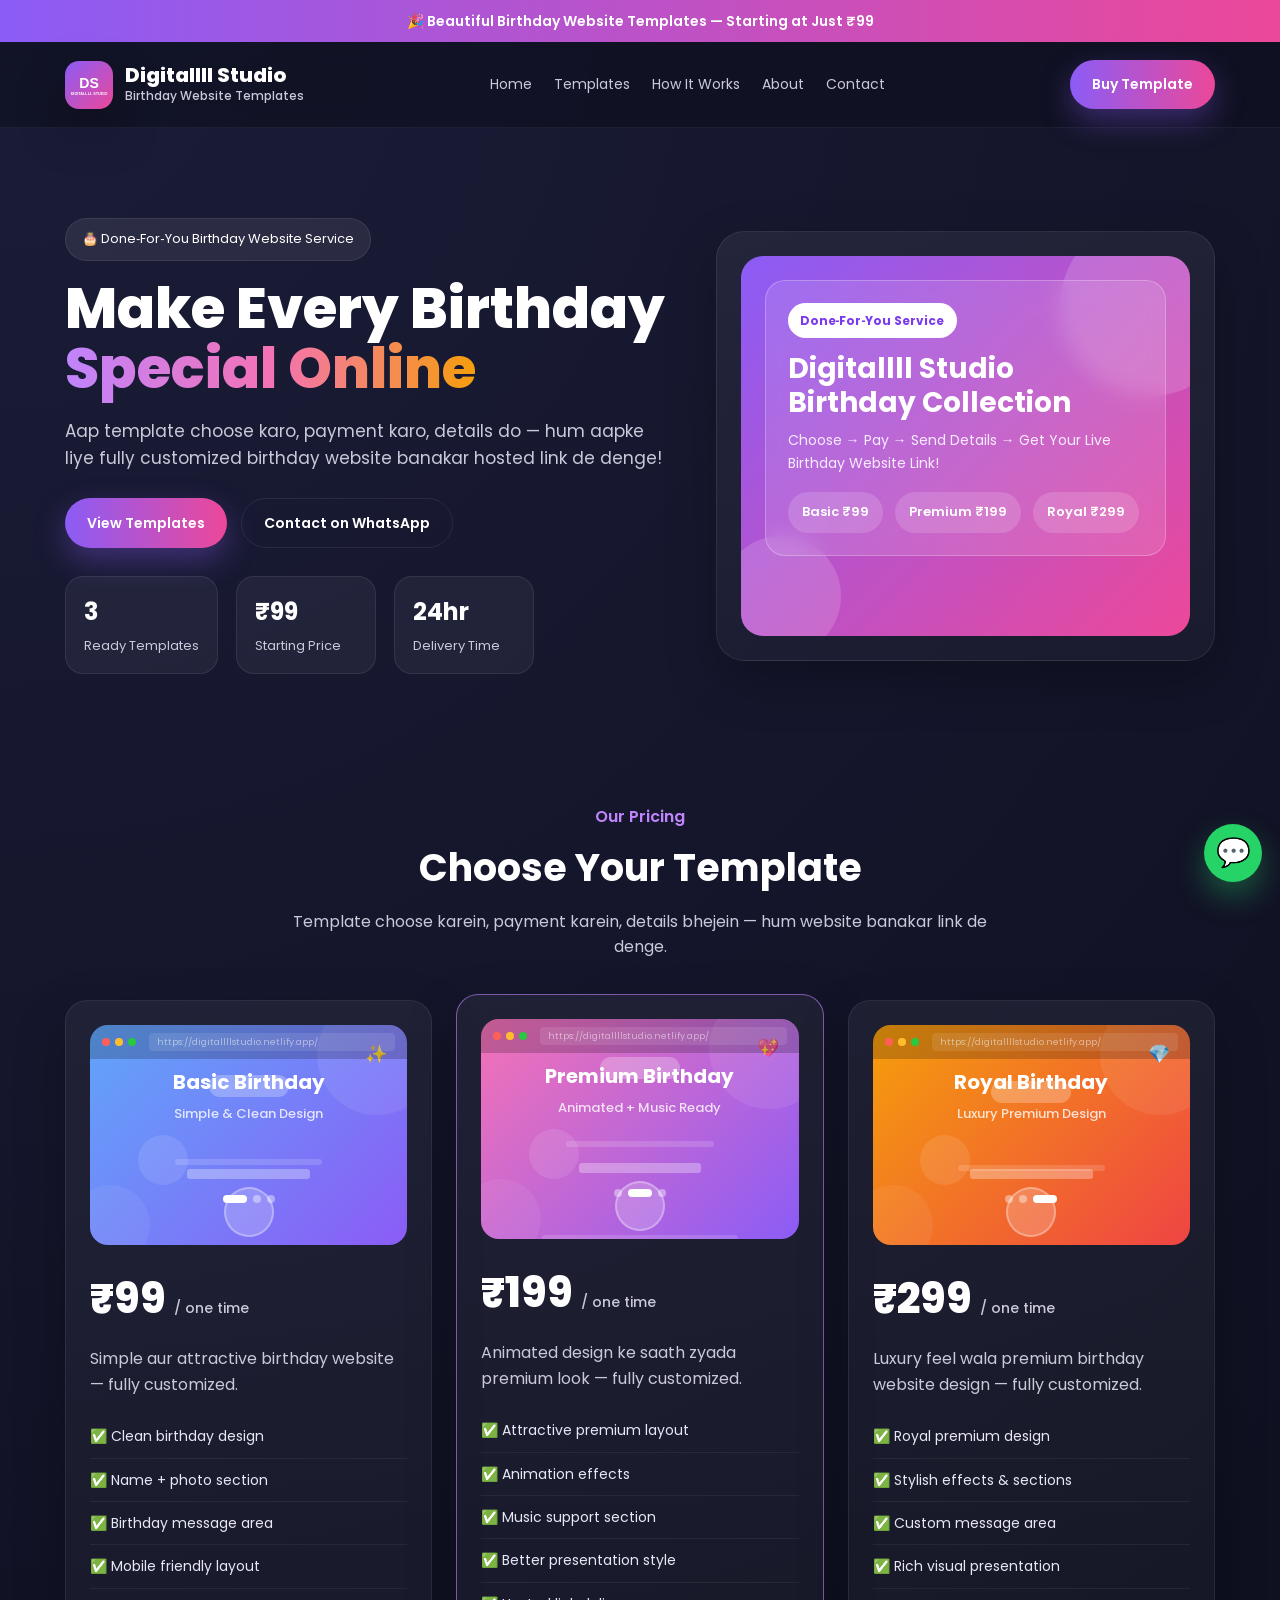
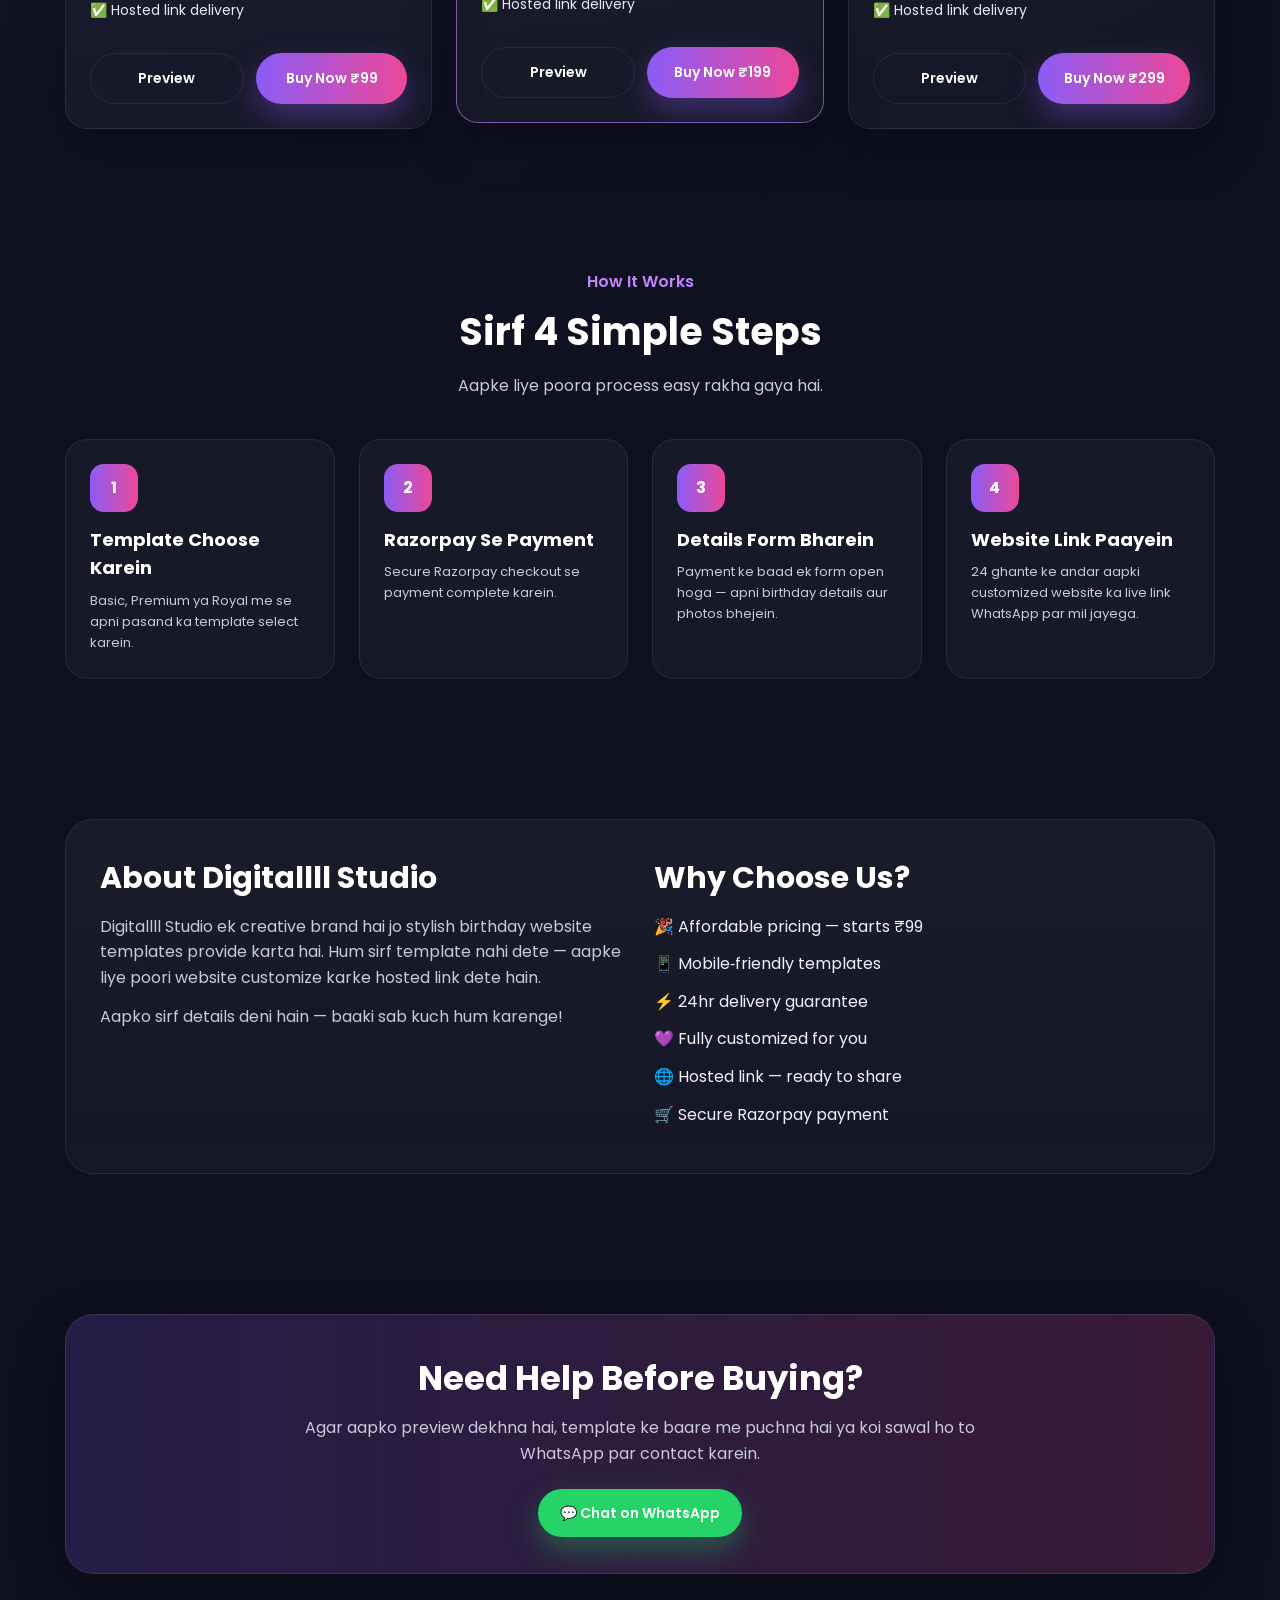
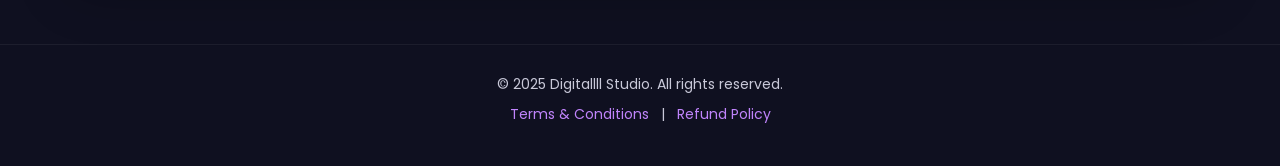
<file: index.html>
<!DOCTYPE html>
<html lang="en">
<head>
  <meta charset="UTF-8" />
  <meta name="viewport" content="width=device-width, initial-scale=1.0" />
  <title>Digitallll Studio</title>
  <meta name="description" content="Buy beautiful birthday website templates from Digitallll Studio. Starting at just ₹99." />
  <link href="https://fonts.googleapis.com/css2?family=Poppins:wght@300;400;500;600;700;800&display=swap" rel="stylesheet">
  <link rel="stylesheet" href="style.css">
</head>
<body>

  <!-- TOPBAR -->
  <div class="topbar">🎉 Beautiful Birthday Website Templates — Starting at Just ₹99</div>

  <!-- HEADER -->
  <header>
    <div class="container">
      <nav>
        <div class="brand">
          <img src="logo.svg" alt="Digitallll Studio Logo">
          <div>
            <h1>Digitallll Studio</h1>
            <span>Birthday Website Templates</span>
          </div>
        </div>

        <div class="nav-links">
          <a href="#home">Home</a>
          <a href="#templates">Templates</a>
          <a href="#how">How It Works</a>
          <a href="#about">About</a>
          <a href="#contact">Contact</a>
        </div>

        <a href="#templates" class="btn btn-primary">Buy Template</a>
      </nav>
    </div>
  </header>

  <!-- HERO SECTION -->
  <section class="hero" id="home">
    <div class="container">
      <div class="hero-wrap">
        <div>
          <div class="tag">🎂 Done‑For‑You Birthday Website Service</div>
          <h2>Make Every Birthday <span class="gradient-text">Special Online</span></h2>
          <p>
            Aap template choose karo, payment karo, details do — hum aapke liye
            fully customized birthday website banakar hosted link de denge!
          </p>

          <div class="hero-actions">
            <a href="#templates" class="btn btn-primary">View Templates</a>
            <a href="#contact" class="btn btn-outline">Contact on WhatsApp</a>
          </div>

          <div class="stats">
            <div class="stat">
              <strong>3</strong>
              <span>Ready Templates</span>
            </div>
            <div class="stat">
              <strong>₹99</strong>
              <span>Starting Price</span>
            </div>
            <div class="stat">
              <strong>24hr</strong>
              <span>Delivery Time</span>
            </div>
          </div>
        </div>

        <div class="hero-card">
          <div class="mini-preview">
            <div class="preview-box">
              <span class="preview-badge">Done‑For‑You Service</span>
              <h3>Digitallll Studio Birthday Collection</h3>
              <p>Choose → Pay → Send Details → Get Your Live Birthday Website Link!</p>
              <div class="preview-price">
                <span>Basic ₹99</span>
                <span>Premium ₹199</span>
                <span>Royal ₹299</span>
              </div>
            </div>
          </div>
        </div>
      </div>
    </div>
  </section>

  <!-- TEMPLATES / PRICING -->
  <section id="templates">
    <div class="container">
      <div class="section-head">
        <p>Our Pricing</p>
        <h3>Choose Your Template</h3>
        <span>Template choose karein, payment karein, details bhejein — hum website banakar link de denge.</span>
      </div>

      <div class="pricing">
        <!-- BASIC -->
        <div class="card">
          <div class="template-preview preview-1">
  <div class="browser-bar">
    <span class="dot dot-red"></span>
    <span class="dot dot-yellow"></span>
    <span class="dot dot-green"></span>
    <div class="url-bar">https://digitallllstudio.netlify.app/</div>
  </div>

  <div class="preview-card-inner">
    <div class="preview-title">Basic Birthday</div>
    <div class="preview-subtitle">Simple & Clean Design</div>

    <div class="preview-content-mock">
      <div class="mock-line highlight-line"></div>
      <div class="mock-photo"></div>
      <div class="mock-line medium" style="margin:-10 auto;"></div>
      <div class="mock-line short" style="margin:-100px auto;"></div>
      <div class="mock-btn"></div>
    </div>

    <div class="preview-dots">
      <span class="active"></span>
      <span></span>
      <span></span>
      </div>
     </div>

         <div class="circle-1"></div>
          <div class="circle-2"></div>
          <div class="circle-3"></div>
          </div>
          <div class="price">₹99 <small>/ one time</small></div>
          <p>Simple aur attractive birthday website — fully customized.</p>
          <ul class="features">
            <li>✅ Clean birthday design</li>
            <li>✅ Name + photo section</li>
            <li>✅ Birthday message area</li>
            <li>✅ Mobile friendly layout</li>
            <li>✅ Hosted link delivery</li>
          </ul>
          <div class="card-actions">
            <a href="https://digitalstudio-hub.github.io/Demo99/" target="_blank" class="btn btn-outline">Preview</a>
            <button class="btn btn-primary" onclick="payNow('Basic Template', 99)">Buy Now ₹99</button>
          </div>
        </div>

        <!-- PREMIUM -->
        <div class="card popular">
         <div class="template-preview preview-2">
  <div class="browser-bar">
    <span class="dot dot-red"></span>
    <span class="dot dot-yellow"></span>
    <span class="dot dot-green"></span>
    <div class="url-bar">https://digitallllstudio.netlify.app/</div>
  </div>

  <div class="preview-card-inner">
    <div class="preview-title">Premium Birthday</div>
    <div class="preview-subtitle">Animated + Music Ready</div>

    <div class="preview-content-mock">
      <div class="mock-line highlight-line"></div>
      <div class="mock-photo"></div>
      <div class="mock-line long" style="margin:0 auto;"></div>
      <div class="mock-line medium" style="margin:-10px auto;"></div>
      <div class="mock-line short" style="margin:-100px auto;"></div>
      <div class="mock-btn"></div>
    </div>

    <div class="preview-dots">
      <span></span>
      <span class="active"></span>
      <span></span>
    </div>
  </div>

          <div class="circle-1"></div>
         <div class="circle-2"></div>
         <div class="circle-3"></div>
         </div>
          <div class="price">₹199 <small>/ one time</small></div>
          <p>Animated design ke saath zyada premium look — fully customized.</p>
          <ul class="features">
            <li>✅ Attractive premium layout</li>
            <li>✅ Animation effects</li>
            <li>✅ Music support section</li>
            <li>✅ Better presentation style</li>
            <li>✅ Hosted link delivery</li>
          </ul>
          <div class="card-actions">
            <a href="https://basic-demo.netlify.app" target="_blank" class="btn btn-outline">Preview</a>
            <button class="btn btn-primary" onclick="payNow('Premium Template', 199)">Buy Now ₹199</button>
          </div>
        </div>

        <!-- ROYAL -->
        <div class="card">
       <div class="template-preview preview-3">
  <div class="browser-bar">
    <span class="dot dot-red"></span>
    <span class="dot dot-yellow"></span>
    <span class="dot dot-green"></span>
    <div class="url-bar">https://digitallllstudio.netlify.app/</div>
  </div>

  <div class="preview-card-inner">
    <div class="preview-title">Royal Birthday</div>
    <div class="preview-subtitle">Luxury Premium Design</div>

    <div class="preview-content-mock">
      <div class="mock-line highlight-line"></div>
      <div class="mock-photo"></div>
      <div class="mock-line long" style="margin:0 auto;"></div>
      <div class="mock-line long" style="margin:6px auto;"></div>
      <div class="mock-line medium" style="margin:-10px auto;"></div>
      <div class="mock-line short" style="margin:-100px auto;"></div>
      <div class="mock-btn"></div>
    </div>

    <div class="preview-dots">
      <span></span>
      <span></span>
      <span class="active"></span>
    </div>
  </div>

  <div class="circle-1"></div>
  <div class="circle-2"></div>
  <div class="circle-3"></div>
          </div>
          <div class="price">₹299 <small>/ one time</small></div>
          <p>Luxury feel wala premium birthday website design — fully customized.</p>
          <ul class="features">
            <li>✅ Royal premium design</li>
            <li>✅ Stylish effects & sections</li>
            <li>✅ Custom message area</li>
            <li>✅ Rich visual presentation</li>
            <li>✅ Hosted link delivery</li>
          </ul>
          <div class="card-actions">
            <a href="#" class="btn btn-outline">Preview</a>
            <button class="btn btn-primary" onclick="payNow('Royal Template', 299)">Buy Now ₹299</button>
          </div>
        </div>
      </div>
    </div>
  </section>

  <!-- HOW IT WORKS -->
  <section id="how">
    <div class="container">
      <div class="section-head">
        <p>How It Works</p>
        <h3>Sirf 4 Simple Steps</h3>
        <span>Aapke liye poora process easy rakha gaya hai.</span>
      </div>

      <div class="steps">
        <div class="step">
          <div class="num">1</div>
          <h4>Template Choose Karein</h4>
          <p>Basic, Premium ya Royal me se apni pasand ka template select karein.</p>
        </div>

        <div class="step">
          <div class="num">2</div>
          <h4>Razorpay Se Payment</h4>
          <p>Secure Razorpay checkout se payment complete karein.</p>
        </div>

        <div class="step">
          <div class="num">3</div>
          <h4>Details Form Bharein</h4>
          <p>Payment ke baad ek form open hoga — apni birthday details aur photos bhejein.</p>
        </div>

        <div class="step">
          <div class="num">4</div>
          <h4>Website Link Paayein</h4>
          <p>24 ghante ke andar aapki customized website ka live link WhatsApp par mil jayega.</p>
        </div>
      </div>
    </div>
  </section>

  <!-- ABOUT -->
  <section id="about">
    <div class="container">
      <div class="about-box">
        <div>
          <h4>About Digitallll Studio</h4>
          <p>
            Digitallll Studio ek creative brand hai jo stylish birthday website templates provide karta hai.
            Hum sirf template nahi dete — aapke liye poori website customize karke hosted link dete hain.
          </p>
          <p>
            Aapko sirf details deni hain — baaki sab kuch hum karenge!
          </p>
        </div>

        <div>
          <h4>Why Choose Us?</h4>
          <ul class="bullet">
            <li>🎉 Affordable pricing — starts ₹99</li>
            <li>📱 Mobile‑friendly templates</li>
            <li>⚡ 24hr delivery guarantee</li>
            <li>💜 Fully customized for you</li>
            <li>🌐 Hosted link — ready to share</li>
            <li>🛒 Secure Razorpay payment</li>
          </ul>
        </div>
      </div>
    </div>
  </section>

  <!-- CONTACT -->
  <section id="contact">
    <div class="container">
      <div class="contact-card">
        <h4>Need Help Before Buying?</h4>
        <p>
          Agar aapko preview dekhna hai, template ke baare me puchna hai ya koi
          sawal ho to WhatsApp par contact karein.
        </p>
        <a href="#" id="waContact" class="btn btn-wa" target="_blank">💬 Chat on WhatsApp</a>
      </div>
    </div>
  </section>

  <!-- FOOTER -->
  <footer>
    <div class="container">
      <p style="margin-bottom:8px;">© 2025 Digitallll Studio. All rights reserved.</p>
      <p>
        <a href="terms.html">Terms & Conditions</a> |
        <a href="refund.html">Refund Policy</a>
      </p>
    </div>
  </footer>

  <!-- WHATSAPP FLOAT BUTTON -->
  <a href="#" id="waFloat" class="wa-float" target="_blank" title="WhatsApp">💬</a>

  <!-- DETAILS FORM MODAL (POPUP) -->
  <div class="modal-overlay" id="detailsModal">
    <div class="modal">
      <button class="modal-close" onclick="closeModal()">✕</button>

      <div class="success-icon">✓</div>
      <h3>Payment Successful! 🎉</h3>
      <p class="subtitle">Ab apni birthday details bharein — hum aapke liye website customize karenge.</p>

      <div class="order-info">
        <div>
          <span class="label">Template</span>
          <span class="value" id="modalTemplate">—</span>
        </div>
        <div>
          <span class="label">Amount Paid</span>
          <span class="value" id="modalAmount">—</span>
        </div>
        <div>
          <span class="label">Payment ID</span>
          <span class="value" id="modalPaymentId">—</span>
        </div>
      </div>

      <form id="detailsForm" onsubmit="submitDetails(event)">
        <div class="form-group">
          <label>Aapka Naam <span class="required">*</span></label>
          <input type="text" id="formName" placeholder="Apna full name likhein" required>
        </div>

        <div class="form-group">
          <label>WhatsApp Number <span class="required">*</span></label>
          <input type="tel" id="formPhone" placeholder="91XXXXXXXXXX" required>
        </div>

        <div class="form-group">
          <label>Birthday Person Ka Naam <span class="required">*</span></label>
          <input type="text" id="formBirthdayName" placeholder="Jiska birthday hai uska naam" required>
        </div>

        <div class="form-group">
          <label>Birthday Date <span class="required">*</span></label>
          <input type="date" id="formBirthdayDate" required>
        </div>

        <div class="form-group">
          <label>Relationship / Rishta</label>
          <select id="formRelation">
            <option value="">Select karein</option>
            <option value="Friend">Friend</option>
            <option value="Brother">Brother</option>
            <option value="Sister">Sister</option>
            <option value="Husband">Husband</option>
            <option value="Wife">Wife</option>
            <option value="Father">Father</option>
            <option value="Mother">Mother</option>
            <option value="Son">Son</option>
            <option value="Daughter">Daughter</option>
            <option value="Boyfriend">Boyfriend</option>
            <option value="Girlfriend">Girlfriend</option>
            <option value="Other">Other</option>
          </select>
        </div>

        <div class="form-group">
          <label>Birthday Message / Wish <span class="required">*</span></label>
          <textarea id="formMessage" placeholder="Jo message website par dikhana hai woh likhein..." required></textarea>
        </div>

        <div class="form-group">
          <label>Photo Link (Google Drive / Imgur)</label>
          <input type="url" id="formPhotoLink" placeholder="https://drive.google.com/...">
        </div>

        <div class="form-group">
          <label>Favourite Song / Music (Optional)</label>
          <input type="text" id="formSong" placeholder="Kya gaana lagana hai?">
        </div>

        <div class="form-group">
          <label>Special Instructions (Optional)</label>
          <textarea id="formInstructions" placeholder="Koi aur detail jo aap dena chahein..."></textarea>
        </div>

        <div class="form-note">
          <strong>📸 Photos kaise bhejein?</strong><br>
          Photos Google Drive par upload karein aur link upar paste karein.
          Ya phir WhatsApp par directly bhej sakte hain.
        </div>

        <button type="submit" class="btn btn-wa" style="width:100%; font-size:16px;">
          📩 Submit Details & Send on WhatsApp
        </button>
      </form>
    </div>
  </div>

  <!-- SCRIPTS -->
  <script src="https://checkout.razorpay.com/v1/checkout.js"></script>
  <script src="script.js"></script>
</body>
</html>
</file>
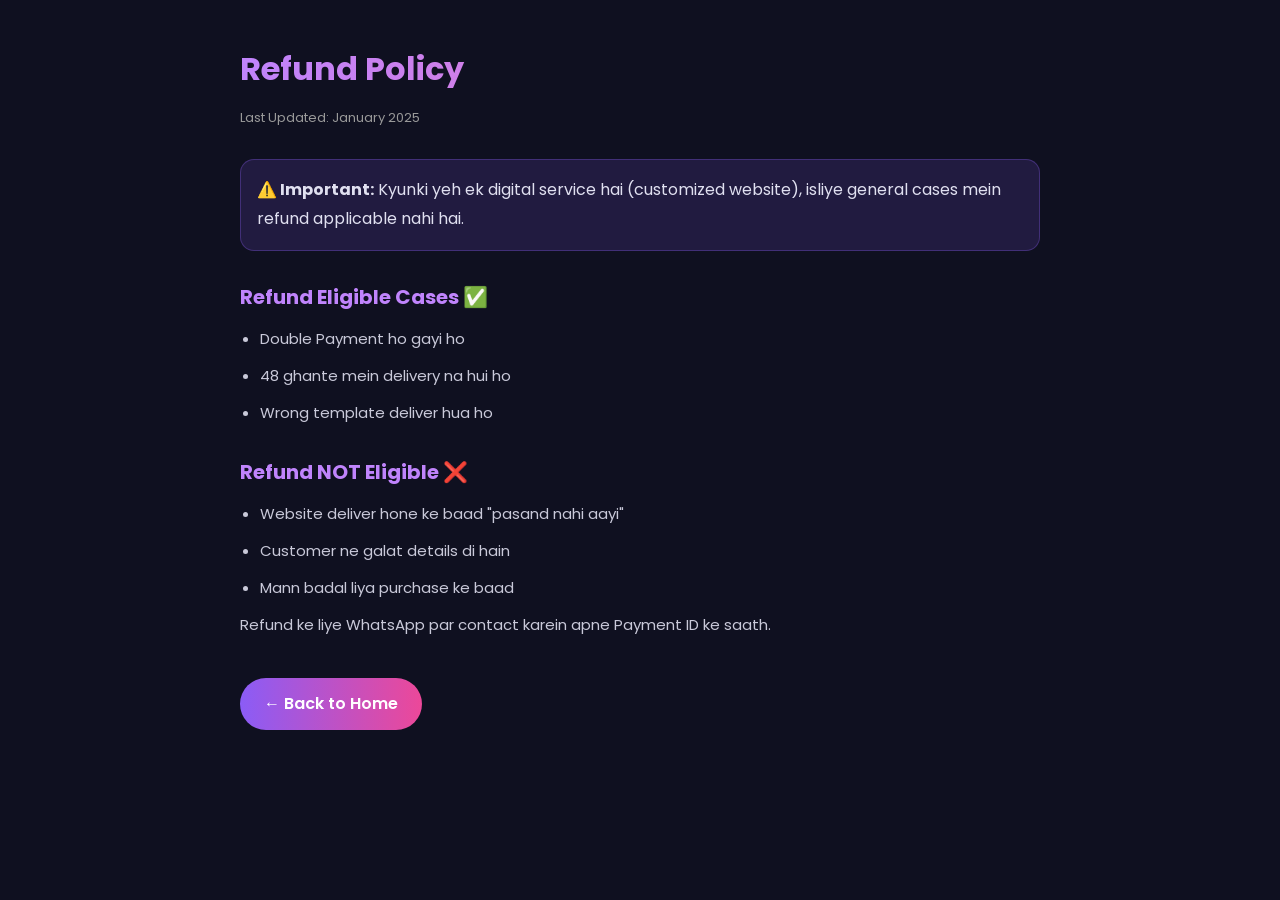
<file: refund.html>
<!DOCTYPE html>
<html lang="en">
<head>
  <meta charset="UTF-8">
  <meta name="viewport" content="width=device-width, initial-scale=1.0">
  <title>Refund Policy — Digital Studio</title>
  <link href="https://fonts.googleapis.com/css2?family=Poppins:wght@400;600;700&display=swap" rel="stylesheet">
  <style>
    *{margin:0;padding:0;box-sizing:border-box;font-family:'Poppins',sans-serif;}
    body{background:#0f1020;color:#e0e0f0;padding:40px 20px;line-height:1.8;}
    .container{max-width:800px;margin:auto;}
    h1{font-size:32px;margin-bottom:8px;background:linear-gradient(90deg,#c084fc,#f472b6);-webkit-background-clip:text;-webkit-text-fill-color:transparent;}
    .updated{color:#999;font-size:13px;margin-bottom:30px;display:block;}
    h2{font-size:20px;margin:28px 0 10px;color:#c084fc;}
    p,li{color:#c9c9d9;font-size:15px;margin-bottom:10px;}
    ul{padding-left:20px;}
    .highlight{background:rgba(139,92,246,0.15);border:1px solid rgba(139,92,246,0.3);border-radius:14px;padding:16px;margin:20px 0;}
    .back{display:inline-block;margin-top:30px;padding:12px 24px;background:linear-gradient(90deg,#8b5cf6,#ec4899);color:#fff;border-radius:999px;font-weight:600;text-decoration:none;}
  </style>
</head>
<body>
  <div class="container">
    <h1>Refund Policy</h1>
    <span class="updated">Last Updated: January 2025</span>

    <div class="highlight">
      <strong>⚠️ Important:</strong> Kyunki yeh ek digital service hai (customized website), isliye general cases mein refund applicable nahi hai.
    </div>

    <h2>Refund Eligible Cases ✅</h2>
    <ul>
      <li>Double Payment ho gayi ho</li>
      <li>48 ghante mein delivery na hui ho</li>
      <li>Wrong template deliver hua ho</li>
    </ul>

    <h2>Refund NOT Eligible ❌</h2>
    <ul>
      <li>Website deliver hone ke baad "pasand nahi aayi"</li>
      <li>Customer ne galat details di hain</li>
      <li>Mann badal liya purchase ke baad</li>
    </ul>

    <p>Refund ke liye WhatsApp par contact karein apne Payment ID ke saath.</p>

    <a href="index.html" class="back">← Back to Home</a>
  </div>
</body>
</html>
</file>
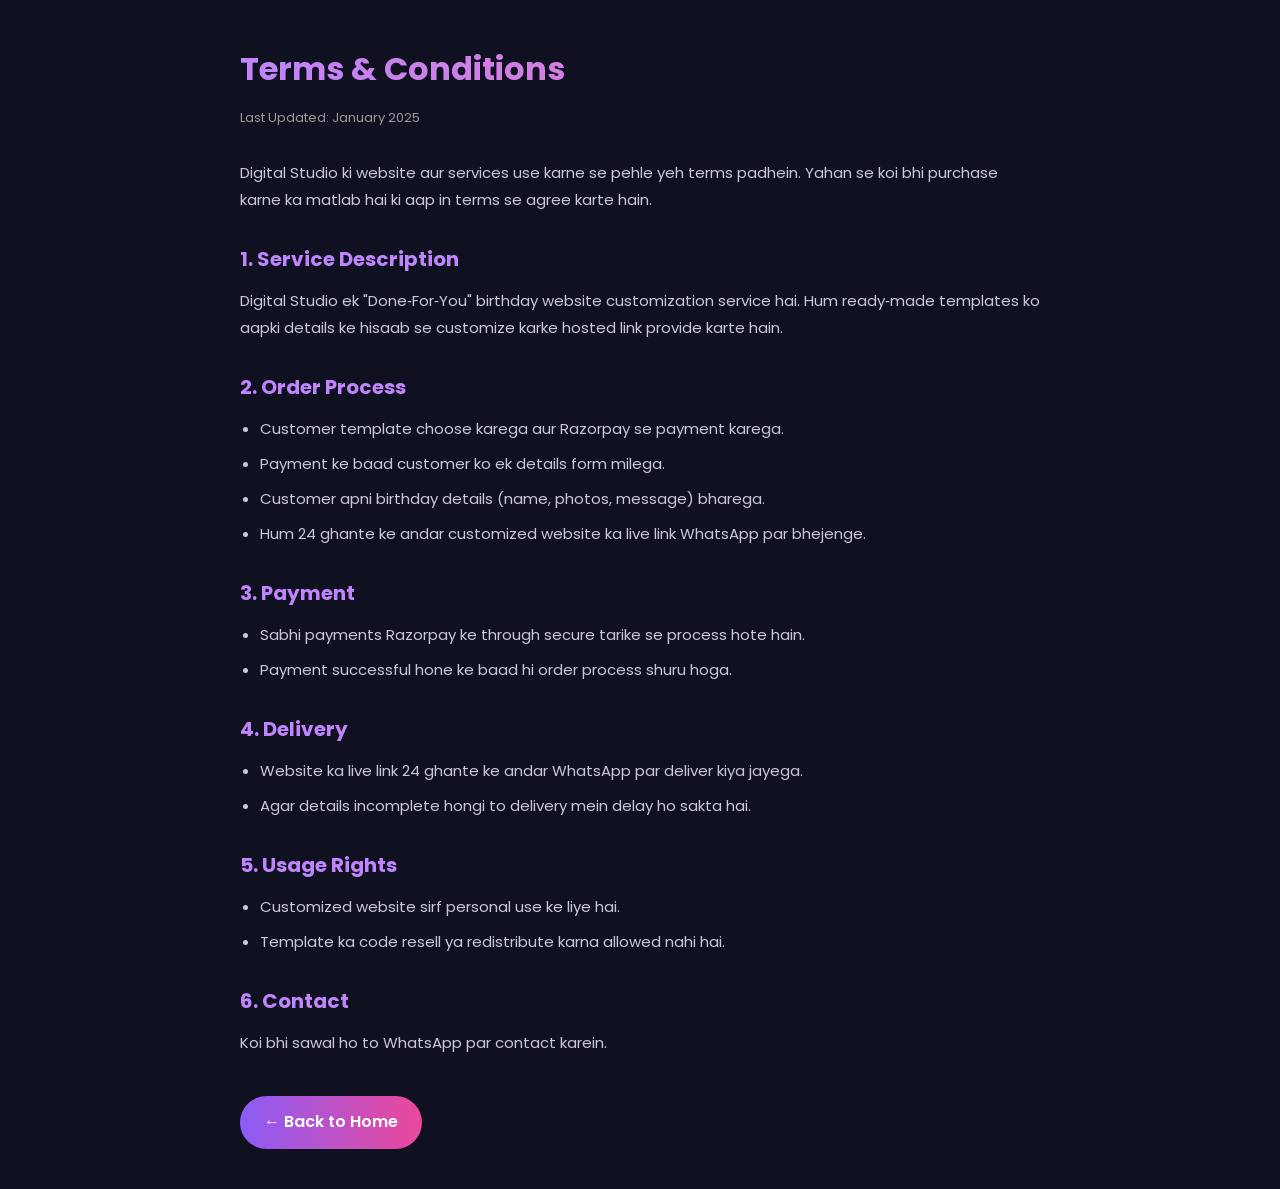
<file: terms.html>
<!DOCTYPE html>
<html lang="en">
<head>
  <meta charset="UTF-8">
  <meta name="viewport" content="width=device-width, initial-scale=1.0">
  <title>Terms & Conditions — Digital Studio</title>
  <link href="https://fonts.googleapis.com/css2?family=Poppins:wght@400;600;700&display=swap" rel="stylesheet">
  <style>
    *{margin:0;padding:0;box-sizing:border-box;font-family:'Poppins',sans-serif;}
    body{background:#0f1020;color:#e0e0f0;padding:40px 20px;line-height:1.8;}
    .container{max-width:800px;margin:auto;}
    h1{font-size:32px;margin-bottom:8px;background:linear-gradient(90deg,#c084fc,#f472b6);-webkit-background-clip:text;-webkit-text-fill-color:transparent;}
    .updated{color:#999;font-size:13px;margin-bottom:30px;display:block;}
    h2{font-size:20px;margin:28px 0 10px;color:#c084fc;}
    p,li{color:#c9c9d9;font-size:15px;margin-bottom:10px;}
    ul{padding-left:20px;}
    li{margin-bottom:8px;}
    .back{display:inline-block;margin-top:30px;padding:12px 24px;background:linear-gradient(90deg,#8b5cf6,#ec4899);color:#fff;border-radius:999px;font-weight:600;text-decoration:none;}
    .back:hover{opacity:0.9;}
  </style>
</head>
<body>
  <div class="container">
    <h1>Terms & Conditions</h1>
    <span class="updated">Last Updated: January 2025</span>

    <p>Digital Studio ki website aur services use karne se pehle yeh terms padhein. Yahan se koi bhi purchase karne ka matlab hai ki aap in terms se agree karte hain.</p>

    <h2>1. Service Description</h2>
    <p>Digital Studio ek "Done‑For‑You" birthday website customization service hai. Hum ready‑made templates ko aapki details ke hisaab se customize karke hosted link provide karte hain.</p>

    <h2>2. Order Process</h2>
    <ul>
      <li>Customer template choose karega aur Razorpay se payment karega.</li>
      <li>Payment ke baad customer ko ek details form milega.</li>
      <li>Customer apni birthday details (name, photos, message) bharega.</li>
      <li>Hum 24 ghante ke andar customized website ka live link WhatsApp par bhejenge.</li>
    </ul>

    <h2>3. Payment</h2>
    <ul>
      <li>Sabhi payments Razorpay ke through secure tarike se process hote hain.</li>
      <li>Payment successful hone ke baad hi order process shuru hoga.</li>
    </ul>

    <h2>4. Delivery</h2>
    <ul>
      <li>Website ka live link 24 ghante ke andar WhatsApp par deliver kiya jayega.</li>
      <li>Agar details incomplete hongi to delivery mein delay ho sakta hai.</li>
    </ul>

    <h2>5. Usage Rights</h2>
    <ul>
      <li>Customized website sirf personal use ke liye hai.</li>
      <li>Template ka code resell ya redistribute karna allowed nahi hai.</li>
    </ul>

    <h2>6. Contact</h2>
    <p>Koi bhi sawal ho to WhatsApp par contact karein.</p>

    <a href="index.html" class="back">← Back to Home</a>
  </div>
</body>
</html>
</file>
<file: style.css>
:root {
  --bg: #0f1020;
  --card: #17182d;
  --text: #ffffff;
  --muted: #c9c9d9;
  --primary: #8b5cf6;
  --secondary: #ec4899;
  --accent: #f59e0b;
  --green: #25d366;
  --border: rgba(255,255,255,0.08);
  --shadow: 0 20px 50px rgba(0,0,0,0.25);
  --radius: 22px;
}

* {
  margin: 0;
  padding: 0;
  box-sizing: border-box;
  font-family: 'Poppins', sans-serif;
}

html { scroll-behavior: smooth; }

body {
  background: radial-gradient(circle at top left, #1b1d39 0%, #0f1020 55%);
  color: var(--text);
  line-height: 1.6;
}

a { text-decoration: none; color: inherit; }

.container {
  width: min(1150px, 92%);
  margin: auto;
}

/* TOPBAR */
.topbar {
  text-align: center;
  padding: 10px 15px;
  font-size: 14px;
  background: linear-gradient(90deg, var(--primary), var(--secondary));
  color: #fff;
  font-weight: 600;
}

/* HEADER */
header {
  padding: 18px 0;
  position: sticky;
  top: 0;
  z-index: 100;
  backdrop-filter: blur(12px);
  background: rgba(15,16,32,0.7);
  border-bottom: 1px solid rgba(255,255,255,0.06);
}

nav {
  display: flex;
  align-items: center;
  justify-content: space-between;
  gap: 20px;
}

.brand {
  display: flex;
  align-items: center;
  gap: 12px;
}

.brand img {
  width: 48px;
  height: 48px;
  border-radius: 14px;
  box-shadow: var(--shadow);
  object-fit: cover;
}

.brand h1 {
  font-size: 20px;
  line-height: 1.1;
  font-weight: 800;
}

.brand span {
  display: block;
  font-size: 12px;
  color: var(--muted);
  font-weight: 500;
}

.nav-links {
  display: flex;
  align-items: center;
  gap: 22px;
  color: var(--muted);
  font-size: 14px;
}

.nav-links a:hover { color: #fff; }

/* BUTTONS */
.btn {
  display: inline-flex;
  align-items: center;
  justify-content: center;
  padding: 13px 22px;
  border-radius: 999px;
  font-weight: 600;
  border: none;
  cursor: pointer;
  transition: 0.25s ease;
  font-size: 14px;
}

.btn-primary {
  background: linear-gradient(90deg, var(--primary), var(--secondary));
  color: #fff;
  box-shadow: 0 12px 30px rgba(139,92,246,0.35);
}

.btn-primary:hover { transform: translateY(-2px); }

.btn-outline {
  border: 1px solid var(--border);
  color: #fff;
  background: transparent;
}

.btn-outline:hover { background: rgba(255,255,255,0.05); }

.btn-wa {
  background: var(--green);
  color: #fff;
  box-shadow: 0 12px 30px rgba(37,211,102,0.35);
}

.btn-wa:hover { transform: translateY(-2px); }

/* HERO */
.hero { padding: 90px 0 60px; }

.hero-wrap {
  display: grid;
  grid-template-columns: 1.1fr 0.9fr;
  gap: 40px;
  align-items: center;
}

.tag {
  display: inline-block;
  background: rgba(255,255,255,0.08);
  border: 1px solid var(--border);
  color: #fff;
  padding: 10px 16px;
  border-radius: 999px;
  font-size: 13px;
  margin-bottom: 18px;
}

.hero h2 {
  font-size: 56px;
  line-height: 1.08;
  margin-bottom: 18px;
  font-weight: 800;
}

.gradient-text {
  background: linear-gradient(90deg, #c084fc, #f472b6, #f59e0b);
  -webkit-background-clip: text;
  -webkit-text-fill-color: transparent;
  background-clip: text;
}

.hero p {
  color: var(--muted);
  font-size: 17px;
  margin-bottom: 26px;
  max-width: 620px;
}

.hero-actions {
  display: flex;
  flex-wrap: wrap;
  gap: 14px;
  margin-bottom: 28px;
}

.stats {
  display: flex;
  gap: 18px;
  flex-wrap: wrap;
}

.stat {
  background: rgba(255,255,255,0.05);
  border: 1px solid var(--border);
  padding: 16px 18px;
  border-radius: 18px;
  min-width: 140px;
}

.stat strong {
  display: block;
  font-size: 24px;
}

.stat span {
  color: var(--muted);
  font-size: 13px;
}

.hero-card {
  background: linear-gradient(180deg, rgba(255,255,255,0.06), rgba(255,255,255,0.03));
  border: 1px solid var(--border);
  border-radius: 28px;
  padding: 24px;
  box-shadow: var(--shadow);
}

.mini-preview {
  background: linear-gradient(135deg, #8b5cf6 0%, #ec4899 100%);
  border-radius: 22px;
  padding: 24px;
  min-height: 380px;
  position: relative;
  overflow: hidden;
}

.mini-preview::before,
.mini-preview::after {
  content: "";
  position: absolute;
  border-radius: 50%;
  background: rgba(255,255,255,0.15);
}

.mini-preview::before { width: 180px; height: 180px; top: -40px; right: -50px; }
.mini-preview::after { width: 120px; height: 120px; bottom: -20px; left: -20px; }

.preview-box {
  background: rgba(255,255,255,0.12);
  border: 1px solid rgba(255,255,255,0.25);
  border-radius: 20px;
  padding: 22px;
  backdrop-filter: blur(10px);
  position: relative;
  z-index: 2;
}

.preview-badge {
  display: inline-block;
  background: #fff;
  color: #7c3aed;
  padding: 8px 12px;
  font-size: 12px;
  font-weight: 700;
  border-radius: 999px;
  margin-bottom: 14px;
}

.preview-box h3 {
  font-size: 28px;
  line-height: 1.2;
  margin-bottom: 10px;
}

.preview-box p {
  color: #f8ecff;
  font-size: 14px;
  margin-bottom: 18px;
}

.preview-price {
  display: flex;
  gap: 12px;
  flex-wrap: wrap;
}

.preview-price span {
  background: rgba(255,255,255,0.15);
  padding: 10px 14px;
  border-radius: 999px;
  font-size: 13px;
  font-weight: 600;
}

/* SECTIONS */
section { padding: 70px 0; }

.section-head {
  text-align: center;
  margin-bottom: 40px;
}

.section-head p {
  color: #c084fc;
  font-weight: 600;
  margin-bottom: 8px;
}

.section-head h3 {
  font-size: 38px;
  margin-bottom: 10px;
}

.section-head span {
  color: var(--muted);
  max-width: 720px;
  display: block;
  margin: auto;
}

/* PRICING CARDS */
.pricing {
  display: grid;
  grid-template-columns: repeat(3, 1fr);
  gap: 24px;
}

.card {
  background: linear-gradient(180deg, rgba(255,255,255,0.05), rgba(255,255,255,0.03));
  border: 1px solid var(--border);
  border-radius: var(--radius);
  padding: 24px;
  position: relative;
  overflow: hidden;
  box-shadow: var(--shadow);
}

.card.popular {
  border: 1px solid rgba(192,132,252,0.6);
  transform: translateY(-6px);
}

.ribbon {
  position: absolute;
  top: 14px;
  right: -32px;
  background: linear-gradient(90deg, var(--primary), var(--secondary));
  color: #fff;
  font-size: 12px;
  font-weight: 700;
  padding: 8px 40px;
  transform: rotate(35deg);
}

.template-preview {
  height: 180px;
  border-radius: 18px;
  margin-bottom: 20px;
  overflow: hidden;
}

.template-preview img {
  width: 100%;
  height: 100%;
  object-fit: cover;
  border-radius: 18px;
}

.preview-1 { background: linear-gradient(135deg, #60a5fa, #8b5cf6); }
.preview-2 { background: linear-gradient(135deg, #f472b6, #8b5cf6); }
.preview-3 { background: linear-gradient(135deg, #f59e0b, #ef4444); }

.fallback-preview {
  display: flex;
  align-items: center;
  justify-content: center;
  height: 100%;
  font-size: 22px;
  font-weight: 700;
  color: #fff;
  text-align: center;
  padding: 18px;
}

.price {
  font-size: 42px;
  font-weight: 800;
  margin: 8px 0 14px;
}

.price small {
  font-size: 14px;
  color: var(--muted);
  font-weight: 500;
}

.card > p {
  color: var(--muted);
  margin-bottom: 18px;
  min-height: 48px;
}

.features {
  list-style: none;
  margin-bottom: 22px;
}

.features li {
  padding: 10px 0;
  border-bottom: 1px solid rgba(255,255,255,0.06);
  color: #e7e7f5;
  font-size: 14px;
}

.features li:last-child { border-bottom: none; }

.card-actions {
  display: flex;
  gap: 12px;
  flex-wrap: wrap;
}

.card-actions .btn { flex: 1; }

/* HOW IT WORKS STEPS */
.steps {
  display: grid;
  grid-template-columns: repeat(4, 1fr);
  gap: 24px;
}

.step {
  background: rgba(255,255,255,0.04);
  border: 1px solid var(--border);
  border-radius: 22px;
  padding: 24px;
}

.step .num {
  width: 48px;
  height: 48px;
  border-radius: 14px;
  display: flex;
  align-items: center;
  justify-content: center;
  background: linear-gradient(90deg, var(--primary), var(--secondary));
  font-weight: 700;
  margin-bottom: 14px;
}

.step h4 {
  font-size: 18px;
  margin-bottom: 8px;
}

.step p {
  color: var(--muted);
  font-size: 13px;
}

/* ABOUT */
.about-box {
  background: linear-gradient(180deg, rgba(255,255,255,0.05), rgba(255,255,255,0.03));
  border: 1px solid var(--border);
  border-radius: 28px;
  padding: 34px;
  display: grid;
  grid-template-columns: 1fr 1fr;
  gap: 28px;
}

.about-box h4 {
  font-size: 30px;
  margin-bottom: 12px;
}

.about-box p {
  color: var(--muted);
  margin-bottom: 14px;
}

.bullet { list-style: none; }

.bullet li {
  margin-bottom: 12px;
  color: #f1f1fb;
}

/* CONTACT */
.contact-card {
  text-align: center;
  background: linear-gradient(90deg, rgba(139,92,246,0.18), rgba(236,72,153,0.18));
  border: 1px solid rgba(255,255,255,0.09);
  border-radius: 28px;
  padding: 36px 24px;
  box-shadow: var(--shadow);
}

.contact-card h4 {
  font-size: 34px;
  margin-bottom: 10px;
}

.contact-card p {
  color: var(--muted);
  margin-bottom: 22px;
  max-width: 720px;
  margin-inline: auto;
}

/* MODAL (DETAILS FORM POPUP) */
.modal-overlay {
  display: none;
  position: fixed;
  top: 0;
  left: 0;
  width: 100%;
  height: 100%;
  background: rgba(0,0,0,0.8);
  backdrop-filter: blur(8px);
  z-index: 9999;
  align-items: center;
  justify-content: center;
  padding: 20px;
}

.modal-overlay.active { display: flex; }

.modal {
  background: #1a1b35;
  border: 1px solid rgba(255,255,255,0.1);
  border-radius: 24px;
  width: min(520px, 100%);
  max-height: 90vh;
  overflow-y: auto;
  padding: 32px;
  position: relative;
  box-shadow: 0 30px 80px rgba(0,0,0,0.5);
}

.modal-close {
  position: absolute;
  top: 16px;
  right: 16px;
  width: 36px;
  height: 36px;
  border-radius: 50%;
  background: rgba(255,255,255,0.08);
  border: none;
  color: #fff;
  font-size: 18px;
  cursor: pointer;
  display: flex;
  align-items: center;
  justify-content: center;
}

.modal-close:hover { background: rgba(255,255,255,0.15); }

.modal .success-icon {
  width: 70px;
  height: 70px;
  border-radius: 50%;
  background: linear-gradient(135deg, #22c55e, #16a34a);
  display: flex;
  align-items: center;
  justify-content: center;
  font-size: 32px;
  margin: 0 auto 16px;
}

.modal h3 {
  text-align: center;
  font-size: 24px;
  margin-bottom: 6px;
}

.modal .subtitle {
  text-align: center;
  color: var(--muted);
  font-size: 14px;
  margin-bottom: 20px;
}

.modal .order-info {
  background: rgba(255,255,255,0.05);
  border: 1px solid var(--border);
  border-radius: 14px;
  padding: 14px;
  margin-bottom: 20px;
  font-size: 13px;
}

.modal .order-info div {
  display: flex;
  justify-content: space-between;
  padding: 6px 0;
  border-bottom: 1px solid rgba(255,255,255,0.05);
}

.modal .order-info div:last-child { border-bottom: none; }

.modal .order-info .label { color: var(--muted); }

.modal .order-info .value {
  font-weight: 600;
  color: #c084fc;
}

.form-group {
  margin-bottom: 16px;
}

.form-group label {
  display: block;
  font-size: 13px;
  font-weight: 600;
  margin-bottom: 6px;
  color: #e0e0f0;
}

.form-group label .required {
  color: #ef4444;
}

.form-group input,
.form-group textarea,
.form-group select {
  width: 100%;
  padding: 12px 14px;
  border-radius: 12px;
  border: 1px solid rgba(255,255,255,0.1);
  background: rgba(255,255,255,0.06);
  color: #fff;
  font-size: 14px;
  font-family: 'Poppins', sans-serif;
  outline: none;
  transition: 0.2s;
}

.form-group input:focus,
.form-group textarea:focus,
.form-group select:focus {
  border-color: var(--primary);
  box-shadow: 0 0 0 3px rgba(139,92,246,0.2);
}

.form-group input::placeholder,
.form-group textarea::placeholder {
  color: rgba(255,255,255,0.3);
}

.form-group textarea { resize: vertical; min-height: 80px; }

.form-group select option {
  background: #1a1b35;
  color: #fff;
}

.form-note {
  background: rgba(139,92,246,0.1);
  border: 1px solid rgba(139,92,246,0.2);
  border-radius: 12px;
  padding: 12px 14px;
  font-size: 13px;
  color: #d4b8ff;
  margin-bottom: 20px;
  line-height: 1.5;
}

.form-note strong { color: #fff; }

/* FOOTER */
footer {
  padding: 28px 0 40px;
  border-top: 1px solid rgba(255,255,255,0.06);
  color: var(--muted);
  text-align: center;
  font-size: 14px;
}

footer a {
  color: #c084fc;
  margin: 0 8px;
}

footer a:hover { color: #fff; }

/* WHATSAPP FLOAT */
.wa-float {
  position: fixed;
  right: 18px;
  bottom: 18px;
  width: 58px;
  height: 58px;
  border-radius: 50%;
  background: var(--green);
  color: #fff;
  display: flex;
  align-items: center;
  justify-content: center;
  font-size: 28px;
  box-shadow: 0 14px 30px rgba(37,211,102,0.35);
  z-index: 99;
}

/* RESPONSIVE */
@media (max-width: 991px) {
  .hero-wrap, .pricing, .steps, .about-box {
    grid-template-columns: 1fr;
  }
  .hero h2 { font-size: 42px; }
  .nav-links { display: none; }
  .card.popular { transform: none; }
}

@media (max-width: 600px) {
  .hero { padding: 70px 0 40px; }
  .hero h2 { font-size: 34px; }
  .section-head h3 { font-size: 28px; }
  .contact-card h4 { font-size: 26px; }
  .card-actions, .hero-actions { flex-direction: column; }
  .hero-actions .btn { width: 100%; }
  .modal { padding: 22px; }
}
/* TEMPLATE PREVIEW CARDS */
.template-preview {
  height: 220px;
  border-radius: 18px;
  margin-bottom: 20px;
  overflow: hidden;
  position: relative;
}

.preview-card-inner {
  width: 100%;
  height: 100%;
  padding: 24px;
  display: flex;
  flex-direction: column;
  justify-content: center;
  align-items: center;
  text-align: center;
  position: relative;
  z-index: 2;
}

.preview-card-inner .preview-emoji {
  font-size: 48px;
  margin-bottom: 12px;
  animation: floatEmoji 3s ease-in-out infinite;
}

.preview-card-inner .preview-title {
  font-size: 20px;
  font-weight: 700;
  color: #fff;
  margin-bottom: 6px;
}

.preview-card-inner .preview-subtitle {
  font-size: 13px;
  color: rgba(255,255,255,0.8);
  font-weight: 500;
}

.preview-card-inner .preview-dots {
  display: flex;
  gap: 6px;
  margin-top: 14px;
}

.preview-card-inner .preview-dots span {
  width: 8px;
  height: 8px;
  border-radius: 50%;
  background: rgba(255,255,255,0.4);
}

.preview-card-inner .preview-dots span.active {
  background: #fff;
  width: 24px;
  border-radius: 10px;
}

/* Decorative circles */
.template-preview .circle-1,
.template-preview .circle-2,
.template-preview .circle-3 {
  position: absolute;
  border-radius: 50%;
  z-index: 1;
}

.template-preview .circle-1 {
  width: 120px;
  height: 120px;
  background: rgba(255,255,255,0.08);
  top: -30px;
  right: -30px;
}

.template-preview .circle-2 {
  width: 80px;
  height: 80px;
  background: rgba(255,255,255,0.06);
  bottom: -20px;
  left: -20px;
}

.template-preview .circle-3 {
  width: 50px;
  height: 50px;
  background: rgba(255,255,255,0.1);
  top: 50%;
  left: 15%;
}

/* Mini browser mockup bar */
.browser-bar {
  display: flex;
  gap: 5px;
  align-items: center;
  padding: 8px 12px;
  background: rgba(0,0,0,0.2);
  border-radius: 12px 12px 0 0;
  position: absolute;
  top: 0;
  left: 0;
  right: 0;
  z-index: 3;
}

.browser-bar .dot {
  width: 8px;
  height: 8px;
  border-radius: 50%;
}

.browser-bar .dot-red { background: #ff5f57; }
.browser-bar .dot-yellow { background: #ffbd2e; }
.browser-bar .dot-green { background: #28c840; }

.browser-bar .url-bar {
  flex: 1;
  height: 18px;
  background: rgba(255,255,255,0.1);
  border-radius: 4px;
  margin-left: 8px;
  display: flex;
  align-items: center;
  padding: 0 8px;
  font-size: 9px;
  color: rgba(255,255,255,0.5);
}

/* Preview content mockup */
.preview-content-mock {
  margin-top: 32px;
  padding: 12px;
  width: 100%;
}

.mock-line {
  height: 6px;
  border-radius: 3px;
  background: rgba(255,255,255,0.15);
  margin-bottom: 8px;
}

.mock-line.short { width: 60%; }
.mock-line.medium { width: 80%; }
.mock-line.long { width: 100%; }

.mock-line.highlight-line {
  background: rgba(255,255,255,0.3);
  height: 10px;
  width: 50%;
  margin: 0 auto 8px;
}

.mock-photo {
  width: 50px;
  height: 50px;
  border-radius: 50%;
  background: rgba(255,255,255,0.2);
  margin: 8px auto;
  border: 2px solid rgba(255,255,255,0.3);
}

.mock-btn {
  width: 80px;
  height: 22px;
  border-radius: 11px;
  background: rgba(255,255,255,0.25);
  margin: 10px auto 0;
}

/* Float animation */
@keyframes floatEmoji {
  0%, 100% { transform: translateY(0); }
  50% { transform: translateY(-8px); }
}

/* Sparkle animation for basic */
.preview-1 .preview-card-inner::after {
  content: "✨";
  position: absolute;
  top: 15px;
  right: 20px;
  font-size: 18px;
  animation: floatEmoji 2s ease-in-out infinite;
}

/* Heart animation for premium */
.preview-2 .preview-card-inner::after {
  content: "💖";
  position: absolute;
  top: 15px;
  right: 20px;
  font-size: 18px;
  animation: floatEmoji 2.5s ease-in-out infinite;
}

/* Crown animation for royal */
.preview-3 .preview-card-inner::after {
  content: "💎";
  position: absolute;
  top: 15px;
  right: 20px;
  font-size: 18px;
  animation: floatEmoji 2s ease-in-out infinite;
}
</file>
